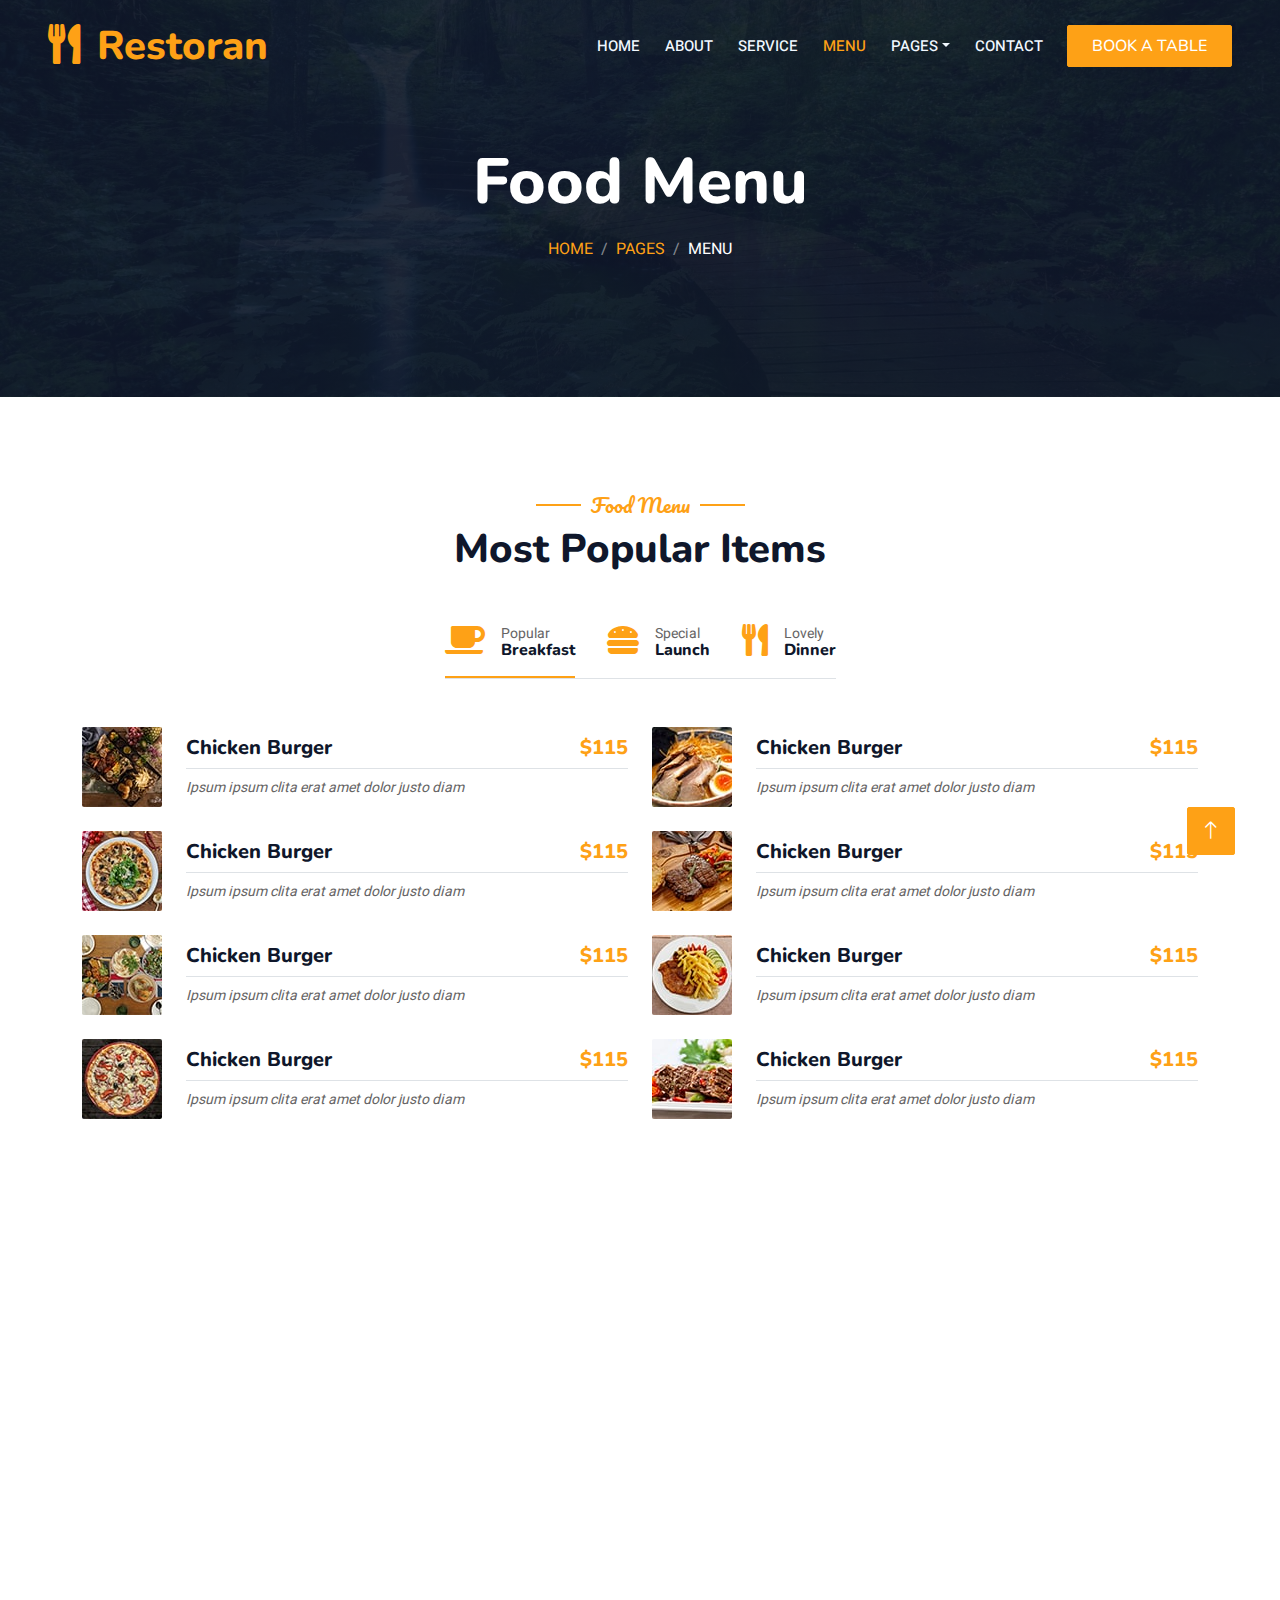
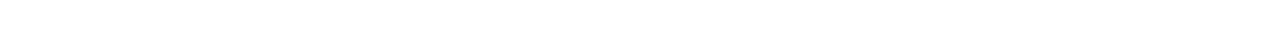
<file: Restoran Free Website Template - Free-CSS.com/bootstrap-restaurant-template/menu.html>
<!DOCTYPE html>
<html lang="en">

<head>
    <meta charset="utf-8">
    <title>Restoran - Bootstrap Restaurant Template</title>
    <meta content="width=device-width, initial-scale=1.0" name="viewport">
    <meta content="" name="keywords">
    <meta content="" name="description">

    <!-- Favicon -->
    <link href="img/favicon.ico" rel="icon">

    <!-- Google Web Fonts -->
    <link rel="preconnect" href="https://fonts.googleapis.com">
    <link rel="preconnect" href="https://fonts.gstatic.com" crossorigin>
    <link href="https://fonts.googleapis.com/css2?family=Heebo:wght@400;500;600&family=Nunito:wght@600;700;800&family=Pacifico&display=swap" rel="stylesheet">

    <!-- Icon Font Stylesheet -->
    <link href="https://cdnjs.cloudflare.com/ajax/libs/font-awesome/5.10.0/css/all.min.css" rel="stylesheet">
    <link href="https://cdn.jsdelivr.net/npm/bootstrap-icons@1.4.1/font/bootstrap-icons.css" rel="stylesheet">

    <!-- Libraries Stylesheet -->
    <link href="lib/animate/animate.min.css" rel="stylesheet">
    <link href="lib/owlcarousel/assets/owl.carousel.min.css" rel="stylesheet">
    <link href="lib/tempusdominus/css/tempusdominus-bootstrap-4.min.css" rel="stylesheet" />

    <!-- Customized Bootstrap Stylesheet -->
    <link href="css/bootstrap.min.css" rel="stylesheet">

    <!-- Template Stylesheet -->
    <link href="css/style.css" rel="stylesheet">
</head>

<body>
    <div class="container-xxl bg-white p-0">
        <!-- Spinner Start -->
        <div id="spinner" class="show bg-white position-fixed translate-middle w-100 vh-100 top-50 start-50 d-flex align-items-center justify-content-center">
            <div class="spinner-border text-primary" style="width: 3rem; height: 3rem;" role="status">
                <span class="sr-only">Loading...</span>
            </div>
        </div>
        <!-- Spinner End -->


        <!-- Navbar & Hero Start -->
        <div class="container-xxl position-relative p-0">
            <nav class="navbar navbar-expand-lg navbar-dark bg-dark px-4 px-lg-5 py-3 py-lg-0">
                <a href="" class="navbar-brand p-0">
                    <h1 class="text-primary m-0"><i class="fa fa-utensils me-3"></i>Restoran</h1>
                    <!-- <img src="img/logo.png" alt="Logo"> -->
                </a>
                <button class="navbar-toggler" type="button" data-bs-toggle="collapse" data-bs-target="#navbarCollapse">
                    <span class="fa fa-bars"></span>
                </button>
                <div class="collapse navbar-collapse" id="navbarCollapse">
                    <div class="navbar-nav ms-auto py-0 pe-4">
                        <a href="index.html" class="nav-item nav-link">Home</a>
                        <a href="about.html" class="nav-item nav-link">About</a>
                        <a href="service.html" class="nav-item nav-link">Service</a>
                        <a href="menu.html" class="nav-item nav-link active">Menu</a>
                        <div class="nav-item dropdown">
                            <a href="#" class="nav-link dropdown-toggle" data-bs-toggle="dropdown">Pages</a>
                            <div class="dropdown-menu m-0">
                                <a href="booking.html" class="dropdown-item">Booking</a>
                                <a href="team.html" class="dropdown-item">Our Team</a>
                                <a href="testimonial.html" class="dropdown-item">Testimonial</a>
                            </div>
                        </div>
                        <a href="contact.html" class="nav-item nav-link">Contact</a>
                    </div>
                    <a href="" class="btn btn-primary py-2 px-4">Book A Table</a>
                </div>
            </nav>

            <div class="container-xxl py-5 bg-dark hero-header mb-5">
                <div class="container text-center my-5 pt-5 pb-4">
                    <h1 class="display-3 text-white mb-3 animated slideInDown">Food Menu</h1>
                    <nav aria-label="breadcrumb">
                        <ol class="breadcrumb justify-content-center text-uppercase">
                            <li class="breadcrumb-item"><a href="#">Home</a></li>
                            <li class="breadcrumb-item"><a href="#">Pages</a></li>
                            <li class="breadcrumb-item text-white active" aria-current="page">Menu</li>
                        </ol>
                    </nav>
                </div>
            </div>
        </div>
        <!-- Navbar & Hero End -->


        <!-- Menu Start -->
        <div class="container-xxl py-5">
            <div class="container">
                <div class="text-center wow fadeInUp" data-wow-delay="0.1s">
                    <h5 class="section-title ff-secondary text-center text-primary fw-normal">Food Menu</h5>
                    <h1 class="mb-5">Most Popular Items</h1>
                </div>
                <div class="tab-class text-center wow fadeInUp" data-wow-delay="0.1s">
                    <ul class="nav nav-pills d-inline-flex justify-content-center border-bottom mb-5">
                        <li class="nav-item">
                            <a class="d-flex align-items-center text-start mx-3 ms-0 pb-3 active" data-bs-toggle="pill" href="#tab-1">
                                <i class="fa fa-coffee fa-2x text-primary"></i>
                                <div class="ps-3">
                                    <small class="text-body">Popular</small>
                                    <h6 class="mt-n1 mb-0">Breakfast</h6>
                                </div>
                            </a>
                        </li>
                        <li class="nav-item">
                            <a class="d-flex align-items-center text-start mx-3 pb-3" data-bs-toggle="pill" href="#tab-2">
                                <i class="fa fa-hamburger fa-2x text-primary"></i>
                                <div class="ps-3">
                                    <small class="text-body">Special</small>
                                    <h6 class="mt-n1 mb-0">Launch</h6>
                                </div>
                            </a>
                        </li>
                        <li class="nav-item">
                            <a class="d-flex align-items-center text-start mx-3 me-0 pb-3" data-bs-toggle="pill" href="#tab-3">
                                <i class="fa fa-utensils fa-2x text-primary"></i>
                                <div class="ps-3">
                                    <small class="text-body">Lovely</small>
                                    <h6 class="mt-n1 mb-0">Dinner</h6>
                                </div>
                            </a>
                        </li>
                    </ul>
                    <div class="tab-content">
                        <div id="tab-1" class="tab-pane fade show p-0 active">
                            <div class="row g-4">
                                <div class="col-lg-6">
                                    <div class="d-flex align-items-center">
                                        <img class="flex-shrink-0 img-fluid rounded" src="img/menu-1.jpg" alt="" style="width: 80px;">
                                        <div class="w-100 d-flex flex-column text-start ps-4">
                                            <h5 class="d-flex justify-content-between border-bottom pb-2">
                                                <span>Chicken Burger</span>
                                                <span class="text-primary">$115</span>
                                            </h5>
                                            <small class="fst-italic">Ipsum ipsum clita erat amet dolor justo diam</small>
                                        </div>
                                    </div>
                                </div>
                                <div class="col-lg-6">
                                    <div class="d-flex align-items-center">
                                        <img class="flex-shrink-0 img-fluid rounded" src="img/menu-2.jpg" alt="" style="width: 80px;">
                                        <div class="w-100 d-flex flex-column text-start ps-4">
                                            <h5 class="d-flex justify-content-between border-bottom pb-2">
                                                <span>Chicken Burger</span>
                                                <span class="text-primary">$115</span>
                                            </h5>
                                            <small class="fst-italic">Ipsum ipsum clita erat amet dolor justo diam</small>
                                        </div>
                                    </div>
                                </div>
                                <div class="col-lg-6">
                                    <div class="d-flex align-items-center">
                                        <img class="flex-shrink-0 img-fluid rounded" src="img/menu-3.jpg" alt="" style="width: 80px;">
                                        <div class="w-100 d-flex flex-column text-start ps-4">
                                            <h5 class="d-flex justify-content-between border-bottom pb-2">
                                                <span>Chicken Burger</span>
                                                <span class="text-primary">$115</span>
                                            </h5>
                                            <small class="fst-italic">Ipsum ipsum clita erat amet dolor justo diam</small>
                                        </div>
                                    </div>
                                </div>
                                <div class="col-lg-6">
                                    <div class="d-flex align-items-center">
                                        <img class="flex-shrink-0 img-fluid rounded" src="img/menu-4.jpg" alt="" style="width: 80px;">
                                        <div class="w-100 d-flex flex-column text-start ps-4">
                                            <h5 class="d-flex justify-content-between border-bottom pb-2">
                                                <span>Chicken Burger</span>
                                                <span class="text-primary">$115</span>
                                            </h5>
                                            <small class="fst-italic">Ipsum ipsum clita erat amet dolor justo diam</small>
                                        </div>
                                    </div>
                                </div>
                                <div class="col-lg-6">
                                    <div class="d-flex align-items-center">
                                        <img class="flex-shrink-0 img-fluid rounded" src="img/menu-5.jpg" alt="" style="width: 80px;">
                                        <div class="w-100 d-flex flex-column text-start ps-4">
                                            <h5 class="d-flex justify-content-between border-bottom pb-2">
                                                <span>Chicken Burger</span>
                                                <span class="text-primary">$115</span>
                                            </h5>
                                            <small class="fst-italic">Ipsum ipsum clita erat amet dolor justo diam</small>
                                        </div>
                                    </div>
                                </div>
                                <div class="col-lg-6">
                                    <div class="d-flex align-items-center">
                                        <img class="flex-shrink-0 img-fluid rounded" src="img/menu-6.jpg" alt="" style="width: 80px;">
                                        <div class="w-100 d-flex flex-column text-start ps-4">
                                            <h5 class="d-flex justify-content-between border-bottom pb-2">
                                                <span>Chicken Burger</span>
                                                <span class="text-primary">$115</span>
                                            </h5>
                                            <small class="fst-italic">Ipsum ipsum clita erat amet dolor justo diam</small>
                                        </div>
                                    </div>
                                </div>
                                <div class="col-lg-6">
                                    <div class="d-flex align-items-center">
                                        <img class="flex-shrink-0 img-fluid rounded" src="img/menu-7.jpg" alt="" style="width: 80px;">
                                        <div class="w-100 d-flex flex-column text-start ps-4">
                                            <h5 class="d-flex justify-content-between border-bottom pb-2">
                                                <span>Chicken Burger</span>
                                                <span class="text-primary">$115</span>
                                            </h5>
                                            <small class="fst-italic">Ipsum ipsum clita erat amet dolor justo diam</small>
                                        </div>
                                    </div>
                                </div>
                                <div class="col-lg-6">
                                    <div class="d-flex align-items-center">
                                        <img class="flex-shrink-0 img-fluid rounded" src="img/menu-8.jpg" alt="" style="width: 80px;">
                                        <div class="w-100 d-flex flex-column text-start ps-4">
                                            <h5 class="d-flex justify-content-between border-bottom pb-2">
                                                <span>Chicken Burger</span>
                                                <span class="text-primary">$115</span>
                                            </h5>
                                            <small class="fst-italic">Ipsum ipsum clita erat amet dolor justo diam</small>
                                        </div>
                                    </div>
                                </div>
                            </div>
                        </div>
                        <div id="tab-2" class="tab-pane fade show p-0">
                            <div class="row g-4">
                                <div class="col-lg-6">
                                    <div class="d-flex align-items-center">
                                        <img class="flex-shrink-0 img-fluid rounded" src="img/menu-1.jpg" alt="" style="width: 80px;">
                                        <div class="w-100 d-flex flex-column text-start ps-4">
                                            <h5 class="d-flex justify-content-between border-bottom pb-2">
                                                <span>Chicken Burger</span>
                                                <span class="text-primary">$115</span>
                                            </h5>
                                            <small class="fst-italic">Ipsum ipsum clita erat amet dolor justo diam</small>
                                        </div>
                                    </div>
                                </div>
                                <div class="col-lg-6">
                                    <div class="d-flex align-items-center">
                                        <img class="flex-shrink-0 img-fluid rounded" src="img/menu-2.jpg" alt="" style="width: 80px;">
                                        <div class="w-100 d-flex flex-column text-start ps-4">
                                            <h5 class="d-flex justify-content-between border-bottom pb-2">
                                                <span>Chicken Burger</span>
                                                <span class="text-primary">$115</span>
                                            </h5>
                                            <small class="fst-italic">Ipsum ipsum clita erat amet dolor justo diam</small>
                                        </div>
                                    </div>
                                </div>
                                <div class="col-lg-6">
                                    <div class="d-flex align-items-center">
                                        <img class="flex-shrink-0 img-fluid rounded" src="img/menu-3.jpg" alt="" style="width: 80px;">
                                        <div class="w-100 d-flex flex-column text-start ps-4">
                                            <h5 class="d-flex justify-content-between border-bottom pb-2">
                                                <span>Chicken Burger</span>
                                                <span class="text-primary">$115</span>
                                            </h5>
                                            <small class="fst-italic">Ipsum ipsum clita erat amet dolor justo diam</small>
                                        </div>
                                    </div>
                                </div>
                                <div class="col-lg-6">
                                    <div class="d-flex align-items-center">
                                        <img class="flex-shrink-0 img-fluid rounded" src="img/menu-4.jpg" alt="" style="width: 80px;">
                                        <div class="w-100 d-flex flex-column text-start ps-4">
                                            <h5 class="d-flex justify-content-between border-bottom pb-2">
                                                <span>Chicken Burger</span>
                                                <span class="text-primary">$115</span>
                                            </h5>
                                            <small class="fst-italic">Ipsum ipsum clita erat amet dolor justo diam</small>
                                        </div>
                                    </div>
                                </div>
                                <div class="col-lg-6">
                                    <div class="d-flex align-items-center">
                                        <img class="flex-shrink-0 img-fluid rounded" src="img/menu-5.jpg" alt="" style="width: 80px;">
                                        <div class="w-100 d-flex flex-column text-start ps-4">
                                            <h5 class="d-flex justify-content-between border-bottom pb-2">
                                                <span>Chicken Burger</span>
                                                <span class="text-primary">$115</span>
                                            </h5>
                                            <small class="fst-italic">Ipsum ipsum clita erat amet dolor justo diam</small>
                                        </div>
                                    </div>
                                </div>
                                <div class="col-lg-6">
                                    <div class="d-flex align-items-center">
                                        <img class="flex-shrink-0 img-fluid rounded" src="img/menu-6.jpg" alt="" style="width: 80px;">
                                        <div class="w-100 d-flex flex-column text-start ps-4">
                                            <h5 class="d-flex justify-content-between border-bottom pb-2">
                                                <span>Chicken Burger</span>
                                                <span class="text-primary">$115</span>
                                            </h5>
                                            <small class="fst-italic">Ipsum ipsum clita erat amet dolor justo diam</small>
                                        </div>
                                    </div>
                                </div>
                                <div class="col-lg-6">
                                    <div class="d-flex align-items-center">
                                        <img class="flex-shrink-0 img-fluid rounded" src="img/menu-7.jpg" alt="" style="width: 80px;">
                                        <div class="w-100 d-flex flex-column text-start ps-4">
                                            <h5 class="d-flex justify-content-between border-bottom pb-2">
                                                <span>Chicken Burger</span>
                                                <span class="text-primary">$115</span>
                                            </h5>
                                            <small class="fst-italic">Ipsum ipsum clita erat amet dolor justo diam</small>
                                        </div>
                                    </div>
                                </div>
                                <div class="col-lg-6">
                                    <div class="d-flex align-items-center">
                                        <img class="flex-shrink-0 img-fluid rounded" src="img/menu-8.jpg" alt="" style="width: 80px;">
                                        <div class="w-100 d-flex flex-column text-start ps-4">
                                            <h5 class="d-flex justify-content-between border-bottom pb-2">
                                                <span>Chicken Burger</span>
                                                <span class="text-primary">$115</span>
                                            </h5>
                                            <small class="fst-italic">Ipsum ipsum clita erat amet dolor justo diam</small>
                                        </div>
                                    </div>
                                </div>
                            </div>
                        </div>
                        <div id="tab-3" class="tab-pane fade show p-0">
                            <div class="row g-4">
                                <div class="col-lg-6">
                                    <div class="d-flex align-items-center">
                                        <img class="flex-shrink-0 img-fluid rounded" src="img/menu-1.jpg" alt="" style="width: 80px;">
                                        <div class="w-100 d-flex flex-column text-start ps-4">
                                            <h5 class="d-flex justify-content-between border-bottom pb-2">
                                                <span>Chicken Burger</span>
                                                <span class="text-primary">$115</span>
                                            </h5>
                                            <small class="fst-italic">Ipsum ipsum clita erat amet dolor justo diam</small>
                                        </div>
                                    </div>
                                </div>
                                <div class="col-lg-6">
                                    <div class="d-flex align-items-center">
                                        <img class="flex-shrink-0 img-fluid rounded" src="img/menu-2.jpg" alt="" style="width: 80px;">
                                        <div class="w-100 d-flex flex-column text-start ps-4">
                                            <h5 class="d-flex justify-content-between border-bottom pb-2">
                                                <span>Chicken Burger</span>
                                                <span class="text-primary">$115</span>
                                            </h5>
                                            <small class="fst-italic">Ipsum ipsum clita erat amet dolor justo diam</small>
                                        </div>
                                    </div>
                                </div>
                                <div class="col-lg-6">
                                    <div class="d-flex align-items-center">
                                        <img class="flex-shrink-0 img-fluid rounded" src="img/menu-3.jpg" alt="" style="width: 80px;">
                                        <div class="w-100 d-flex flex-column text-start ps-4">
                                            <h5 class="d-flex justify-content-between border-bottom pb-2">
                                                <span>Chicken Burger</span>
                                                <span class="text-primary">$115</span>
                                            </h5>
                                            <small class="fst-italic">Ipsum ipsum clita erat amet dolor justo diam</small>
                                        </div>
                                    </div>
                                </div>
                                <div class="col-lg-6">
                                    <div class="d-flex align-items-center">
                                        <img class="flex-shrink-0 img-fluid rounded" src="img/menu-4.jpg" alt="" style="width: 80px;">
                                        <div class="w-100 d-flex flex-column text-start ps-4">
                                            <h5 class="d-flex justify-content-between border-bottom pb-2">
                                                <span>Chicken Burger</span>
                                                <span class="text-primary">$115</span>
                                            </h5>
                                            <small class="fst-italic">Ipsum ipsum clita erat amet dolor justo diam</small>
                                        </div>
                                    </div>
                                </div>
                                <div class="col-lg-6">
                                    <div class="d-flex align-items-center">
                                        <img class="flex-shrink-0 img-fluid rounded" src="img/menu-5.jpg" alt="" style="width: 80px;">
                                        <div class="w-100 d-flex flex-column text-start ps-4">
                                            <h5 class="d-flex justify-content-between border-bottom pb-2">
                                                <span>Chicken Burger</span>
                                                <span class="text-primary">$115</span>
                                            </h5>
                                            <small class="fst-italic">Ipsum ipsum clita erat amet dolor justo diam</small>
                                        </div>
                                    </div>
                                </div>
                                <div class="col-lg-6">
                                    <div class="d-flex align-items-center">
                                        <img class="flex-shrink-0 img-fluid rounded" src="img/menu-6.jpg" alt="" style="width: 80px;">
                                        <div class="w-100 d-flex flex-column text-start ps-4">
                                            <h5 class="d-flex justify-content-between border-bottom pb-2">
                                                <span>Chicken Burger</span>
                                                <span class="text-primary">$115</span>
                                            </h5>
                                            <small class="fst-italic">Ipsum ipsum clita erat amet dolor justo diam</small>
                                        </div>
                                    </div>
                                </div>
                                <div class="col-lg-6">
                                    <div class="d-flex align-items-center">
                                        <img class="flex-shrink-0 img-fluid rounded" src="img/menu-7.jpg" alt="" style="width: 80px;">
                                        <div class="w-100 d-flex flex-column text-start ps-4">
                                            <h5 class="d-flex justify-content-between border-bottom pb-2">
                                                <span>Chicken Burger</span>
                                                <span class="text-primary">$115</span>
                                            </h5>
                                            <small class="fst-italic">Ipsum ipsum clita erat amet dolor justo diam</small>
                                        </div>
                                    </div>
                                </div>
                                <div class="col-lg-6">
                                    <div class="d-flex align-items-center">
                                        <img class="flex-shrink-0 img-fluid rounded" src="img/menu-8.jpg" alt="" style="width: 80px;">
                                        <div class="w-100 d-flex flex-column text-start ps-4">
                                            <h5 class="d-flex justify-content-between border-bottom pb-2">
                                                <span>Chicken Burger</span>
                                                <span class="text-primary">$115</span>
                                            </h5>
                                            <small class="fst-italic">Ipsum ipsum clita erat amet dolor justo diam</small>
                                        </div>
                                    </div>
                                </div>
                            </div>
                        </div>
                    </div>
                </div>
            </div>
        </div>
        <!-- Menu End -->
        

        <!-- Footer Start -->
        <div class="container-fluid bg-dark text-light footer pt-5 mt-5 wow fadeIn" data-wow-delay="0.1s">
            <div class="container py-5">
                <div class="row g-5">
                    <div class="col-lg-3 col-md-6">
                        <h4 class="section-title ff-secondary text-start text-primary fw-normal mb-4">Company</h4>
                        <a class="btn btn-link" href="">About Us</a>
                        <a class="btn btn-link" href="">Contact Us</a>
                        <a class="btn btn-link" href="">Reservation</a>
                        <a class="btn btn-link" href="">Privacy Policy</a>
                        <a class="btn btn-link" href="">Terms & Condition</a>
                    </div>
                    <div class="col-lg-3 col-md-6">
                        <h4 class="section-title ff-secondary text-start text-primary fw-normal mb-4">Contact</h4>
                        <p class="mb-2"><i class="fa fa-map-marker-alt me-3"></i>123 Street, New York, USA</p>
                        <p class="mb-2"><i class="fa fa-phone-alt me-3"></i>+012 345 67890</p>
                        <p class="mb-2"><i class="fa fa-envelope me-3"></i>info@example.com</p>
                        <div class="d-flex pt-2">
                            <a class="btn btn-outline-light btn-social" href=""><i class="fab fa-twitter"></i></a>
                            <a class="btn btn-outline-light btn-social" href=""><i class="fab fa-facebook-f"></i></a>
                            <a class="btn btn-outline-light btn-social" href=""><i class="fab fa-youtube"></i></a>
                            <a class="btn btn-outline-light btn-social" href=""><i class="fab fa-linkedin-in"></i></a>
                        </div>
                    </div>
                    <div class="col-lg-3 col-md-6">
                        <h4 class="section-title ff-secondary text-start text-primary fw-normal mb-4">Opening</h4>
                        <h5 class="text-light fw-normal">Monday - Saturday</h5>
                        <p>09AM - 09PM</p>
                        <h5 class="text-light fw-normal">Sunday</h5>
                        <p>10AM - 08PM</p>
                    </div>
                    <div class="col-lg-3 col-md-6">
                        <h4 class="section-title ff-secondary text-start text-primary fw-normal mb-4">Newsletter</h4>
                        <p>Dolor amet sit justo amet elitr clita ipsum elitr est.</p>
                        <div class="position-relative mx-auto" style="max-width: 400px;">
                            <input class="form-control border-primary w-100 py-3 ps-4 pe-5" type="text" placeholder="Your email">
                            <button type="button" class="btn btn-primary py-2 position-absolute top-0 end-0 mt-2 me-2">SignUp</button>
                        </div>
                    </div>
                </div>
            </div>
            <div class="container">
                <div class="copyright">
                    <div class="row">
                        <div class="col-md-6 text-center text-md-start mb-3 mb-md-0">
                            &copy; <a class="border-bottom" href="#">Your Site Name</a>, All Right Reserved. 
							
							<!--/*** This template is free as long as you keep the footer author’s credit link/attribution link/backlink. If you'd like to use the template without the footer author’s credit link/attribution link/backlink, you can purchase the Credit Removal License from "https://htmlcodex.com/credit-removal". Thank you for your support. ***/-->
							Designed By <a class="border-bottom" href="https://htmlcodex.com">HTML Codex</a>
                        </div>
                        <div class="col-md-6 text-center text-md-end">
                            <div class="footer-menu">
                                <a href="">Home</a>
                                <a href="">Cookies</a>
                                <a href="">Help</a>
                                <a href="">FQAs</a>
                            </div>
                        </div>
                    </div>
                </div>
            </div>
        </div>
        <!-- Footer End -->


        <!-- Back to Top -->
        <a href="#" class="btn btn-lg btn-primary btn-lg-square back-to-top"><i class="bi bi-arrow-up"></i></a>
    </div>

    <!-- JavaScript Libraries -->
    <script src="https://code.jquery.com/jquery-3.4.1.min.js"></script>
    <script src="https://cdn.jsdelivr.net/npm/bootstrap@5.0.0/dist/js/bootstrap.bundle.min.js"></script>
    <script src="lib/wow/wow.min.js"></script>
    <script src="lib/easing/easing.min.js"></script>
    <script src="lib/waypoints/waypoints.min.js"></script>
    <script src="lib/counterup/counterup.min.js"></script>
    <script src="lib/owlcarousel/owl.carousel.min.js"></script>
    <script src="lib/tempusdominus/js/moment.min.js"></script>
    <script src="lib/tempusdominus/js/moment-timezone.min.js"></script>
    <script src="lib/tempusdominus/js/tempusdominus-bootstrap-4.min.js"></script>

    <!-- Template Javascript -->
    <script src="js/main.js"></script>
</body>

</html>
</file>
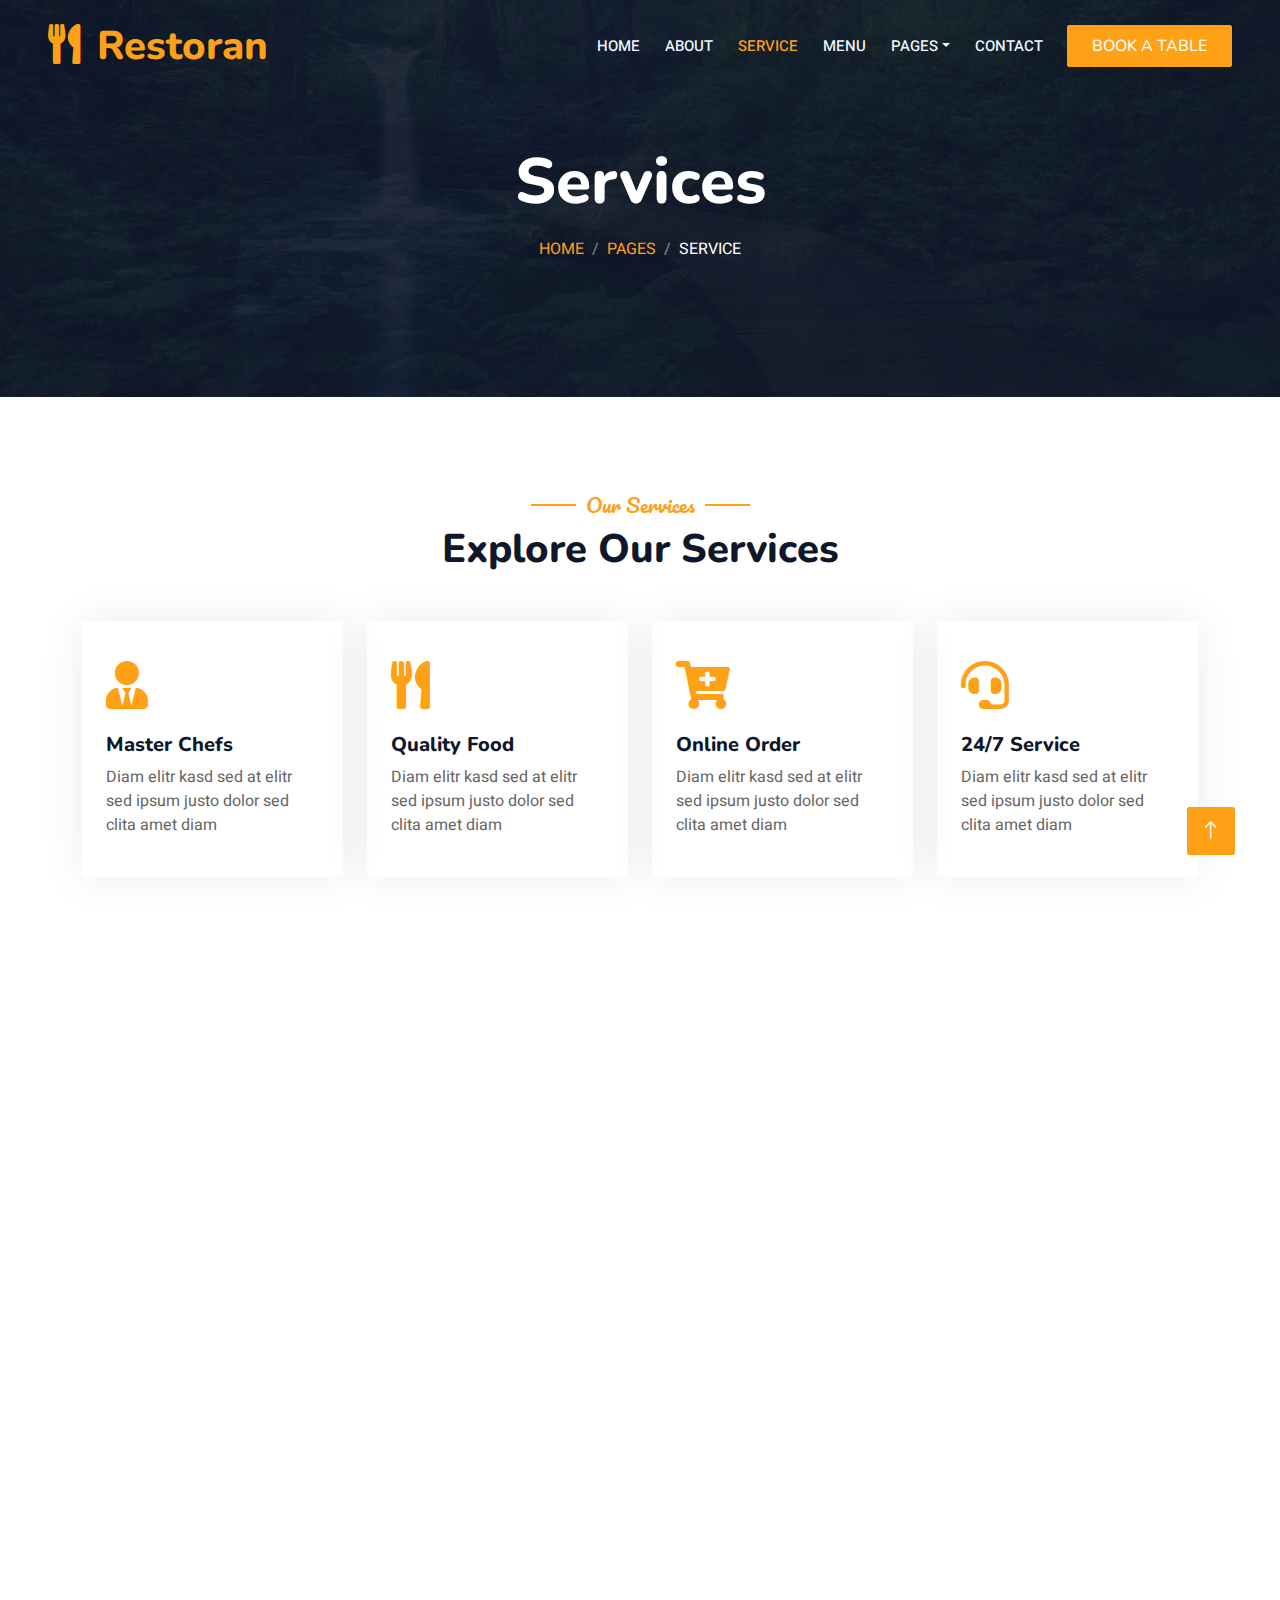
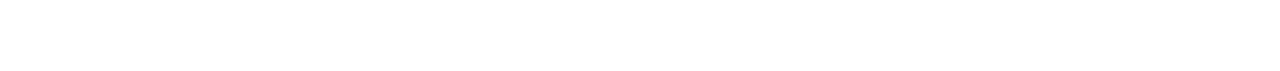
<file: Restoran Free Website Template - Free-CSS.com/bootstrap-restaurant-template/service.html>
<!DOCTYPE html>
<html lang="en">

<head>
    <meta charset="utf-8">
    <title>Restoran - Bootstrap Restaurant Template</title>
    <meta content="width=device-width, initial-scale=1.0" name="viewport">
    <meta content="" name="keywords">
    <meta content="" name="description">

    <!-- Favicon -->
    <link href="img/favicon.ico" rel="icon">

    <!-- Google Web Fonts -->
    <link rel="preconnect" href="https://fonts.googleapis.com">
    <link rel="preconnect" href="https://fonts.gstatic.com" crossorigin>
    <link href="https://fonts.googleapis.com/css2?family=Heebo:wght@400;500;600&family=Nunito:wght@600;700;800&family=Pacifico&display=swap" rel="stylesheet">

    <!-- Icon Font Stylesheet -->
    <link href="https://cdnjs.cloudflare.com/ajax/libs/font-awesome/5.10.0/css/all.min.css" rel="stylesheet">
    <link href="https://cdn.jsdelivr.net/npm/bootstrap-icons@1.4.1/font/bootstrap-icons.css" rel="stylesheet">

    <!-- Libraries Stylesheet -->
    <link href="lib/animate/animate.min.css" rel="stylesheet">
    <link href="lib/owlcarousel/assets/owl.carousel.min.css" rel="stylesheet">
    <link href="lib/tempusdominus/css/tempusdominus-bootstrap-4.min.css" rel="stylesheet" />

    <!-- Customized Bootstrap Stylesheet -->
    <link href="css/bootstrap.min.css" rel="stylesheet">

    <!-- Template Stylesheet -->
    <link href="css/style.css" rel="stylesheet">
</head>

<body>
    <div class="container-xxl bg-white p-0">
        <!-- Spinner Start -->
        <div id="spinner" class="show bg-white position-fixed translate-middle w-100 vh-100 top-50 start-50 d-flex align-items-center justify-content-center">
            <div class="spinner-border text-primary" style="width: 3rem; height: 3rem;" role="status">
                <span class="sr-only">Loading...</span>
            </div>
        </div>
        <!-- Spinner End -->


        <!-- Navbar & Hero Start -->
        <div class="container-xxl position-relative p-0">
            <nav class="navbar navbar-expand-lg navbar-dark bg-dark px-4 px-lg-5 py-3 py-lg-0">
                <a href="" class="navbar-brand p-0">
                    <h1 class="text-primary m-0"><i class="fa fa-utensils me-3"></i>Restoran</h1>
                    <!-- <img src="img/logo.png" alt="Logo"> -->
                </a>
                <button class="navbar-toggler" type="button" data-bs-toggle="collapse" data-bs-target="#navbarCollapse">
                    <span class="fa fa-bars"></span>
                </button>
                <div class="collapse navbar-collapse" id="navbarCollapse">
                    <div class="navbar-nav ms-auto py-0 pe-4">
                        <a href="index.html" class="nav-item nav-link">Home</a>
                        <a href="about.html" class="nav-item nav-link">About</a>
                        <a href="service.html" class="nav-item nav-link active">Service</a>
                        <a href="menu.html" class="nav-item nav-link">Menu</a>
                        <div class="nav-item dropdown">
                            <a href="#" class="nav-link dropdown-toggle" data-bs-toggle="dropdown">Pages</a>
                            <div class="dropdown-menu m-0">
                                <a href="booking.html" class="dropdown-item">Booking</a>
                                <a href="team.html" class="dropdown-item">Our Team</a>
                                <a href="testimonial.html" class="dropdown-item">Testimonial</a>
                            </div>
                        </div>
                        <a href="contact.html" class="nav-item nav-link">Contact</a>
                    </div>
                    <a href="" class="btn btn-primary py-2 px-4">Book A Table</a>
                </div>
            </nav>

            <div class="container-xxl py-5 bg-dark hero-header mb-5">
                <div class="container text-center my-5 pt-5 pb-4">
                    <h1 class="display-3 text-white mb-3 animated slideInDown">Services</h1>
                    <nav aria-label="breadcrumb">
                        <ol class="breadcrumb justify-content-center text-uppercase">
                            <li class="breadcrumb-item"><a href="#">Home</a></li>
                            <li class="breadcrumb-item"><a href="#">Pages</a></li>
                            <li class="breadcrumb-item text-white active" aria-current="page">Service</li>
                        </ol>
                    </nav>
                </div>
            </div>
        </div>
        <!-- Navbar & Hero End -->


        <!-- Service Start -->
        <div class="container-xxl py-5">
            <div class="container">
                <div class="text-center wow fadeInUp" data-wow-delay="0.1s">
                    <h5 class="section-title ff-secondary text-center text-primary fw-normal">Our Services</h5>
                    <h1 class="mb-5">Explore Our Services</h1>
                </div>
                <div class="row g-4">
                    <div class="col-lg-3 col-sm-6 wow fadeInUp" data-wow-delay="0.1s">
                        <div class="service-item rounded pt-3">
                            <div class="p-4">
                                <i class="fa fa-3x fa-user-tie text-primary mb-4"></i>
                                <h5>Master Chefs</h5>
                                <p>Diam elitr kasd sed at elitr sed ipsum justo dolor sed clita amet diam</p>
                            </div>
                        </div>
                    </div>
                    <div class="col-lg-3 col-sm-6 wow fadeInUp" data-wow-delay="0.3s">
                        <div class="service-item rounded pt-3">
                            <div class="p-4">
                                <i class="fa fa-3x fa-utensils text-primary mb-4"></i>
                                <h5>Quality Food</h5>
                                <p>Diam elitr kasd sed at elitr sed ipsum justo dolor sed clita amet diam</p>
                            </div>
                        </div>
                    </div>
                    <div class="col-lg-3 col-sm-6 wow fadeInUp" data-wow-delay="0.5s">
                        <div class="service-item rounded pt-3">
                            <div class="p-4">
                                <i class="fa fa-3x fa-cart-plus text-primary mb-4"></i>
                                <h5>Online Order</h5>
                                <p>Diam elitr kasd sed at elitr sed ipsum justo dolor sed clita amet diam</p>
                            </div>
                        </div>
                    </div>
                    <div class="col-lg-3 col-sm-6 wow fadeInUp" data-wow-delay="0.7s">
                        <div class="service-item rounded pt-3">
                            <div class="p-4">
                                <i class="fa fa-3x fa-headset text-primary mb-4"></i>
                                <h5>24/7 Service</h5>
                                <p>Diam elitr kasd sed at elitr sed ipsum justo dolor sed clita amet diam</p>
                            </div>
                        </div>
                    </div>
                    <div class="col-lg-3 col-sm-6 wow fadeInUp" data-wow-delay="0.1s">
                        <div class="service-item rounded pt-3">
                            <div class="p-4">
                                <i class="fa fa-3x fa-user-tie text-primary mb-4"></i>
                                <h5>Master Chefs</h5>
                                <p>Diam elitr kasd sed at elitr sed ipsum justo dolor sed clita amet diam</p>
                            </div>
                        </div>
                    </div>
                    <div class="col-lg-3 col-sm-6 wow fadeInUp" data-wow-delay="0.3s">
                        <div class="service-item rounded pt-3">
                            <div class="p-4">
                                <i class="fa fa-3x fa-utensils text-primary mb-4"></i>
                                <h5>Quality Food</h5>
                                <p>Diam elitr kasd sed at elitr sed ipsum justo dolor sed clita amet diam</p>
                            </div>
                        </div>
                    </div>
                    <div class="col-lg-3 col-sm-6 wow fadeInUp" data-wow-delay="0.5s">
                        <div class="service-item rounded pt-3">
                            <div class="p-4">
                                <i class="fa fa-3x fa-cart-plus text-primary mb-4"></i>
                                <h5>Online Order</h5>
                                <p>Diam elitr kasd sed at elitr sed ipsum justo dolor sed clita amet diam</p>
                            </div>
                        </div>
                    </div>
                    <div class="col-lg-3 col-sm-6 wow fadeInUp" data-wow-delay="0.7s">
                        <div class="service-item rounded pt-3">
                            <div class="p-4">
                                <i class="fa fa-3x fa-headset text-primary mb-4"></i>
                                <h5>24/7 Service</h5>
                                <p>Diam elitr kasd sed at elitr sed ipsum justo dolor sed clita amet diam</p>
                            </div>
                        </div>
                    </div>
                </div>
            </div>
        </div>
        <!-- Service End -->
        

        <!-- Footer Start -->
        <div class="container-fluid bg-dark text-light footer pt-5 mt-5 wow fadeIn" data-wow-delay="0.1s">
            <div class="container py-5">
                <div class="row g-5">
                    <div class="col-lg-3 col-md-6">
                        <h4 class="section-title ff-secondary text-start text-primary fw-normal mb-4">Company</h4>
                        <a class="btn btn-link" href="">About Us</a>
                        <a class="btn btn-link" href="">Contact Us</a>
                        <a class="btn btn-link" href="">Reservation</a>
                        <a class="btn btn-link" href="">Privacy Policy</a>
                        <a class="btn btn-link" href="">Terms & Condition</a>
                    </div>
                    <div class="col-lg-3 col-md-6">
                        <h4 class="section-title ff-secondary text-start text-primary fw-normal mb-4">Contact</h4>
                        <p class="mb-2"><i class="fa fa-map-marker-alt me-3"></i>123 Street, New York, USA</p>
                        <p class="mb-2"><i class="fa fa-phone-alt me-3"></i>+012 345 67890</p>
                        <p class="mb-2"><i class="fa fa-envelope me-3"></i>info@example.com</p>
                        <div class="d-flex pt-2">
                            <a class="btn btn-outline-light btn-social" href=""><i class="fab fa-twitter"></i></a>
                            <a class="btn btn-outline-light btn-social" href=""><i class="fab fa-facebook-f"></i></a>
                            <a class="btn btn-outline-light btn-social" href=""><i class="fab fa-youtube"></i></a>
                            <a class="btn btn-outline-light btn-social" href=""><i class="fab fa-linkedin-in"></i></a>
                        </div>
                    </div>
                    <div class="col-lg-3 col-md-6">
                        <h4 class="section-title ff-secondary text-start text-primary fw-normal mb-4">Opening</h4>
                        <h5 class="text-light fw-normal">Monday - Saturday</h5>
                        <p>09AM - 09PM</p>
                        <h5 class="text-light fw-normal">Sunday</h5>
                        <p>10AM - 08PM</p>
                    </div>
                    <div class="col-lg-3 col-md-6">
                        <h4 class="section-title ff-secondary text-start text-primary fw-normal mb-4">Newsletter</h4>
                        <p>Dolor amet sit justo amet elitr clita ipsum elitr est.</p>
                        <div class="position-relative mx-auto" style="max-width: 400px;">
                            <input class="form-control border-primary w-100 py-3 ps-4 pe-5" type="text" placeholder="Your email">
                            <button type="button" class="btn btn-primary py-2 position-absolute top-0 end-0 mt-2 me-2">SignUp</button>
                        </div>
                    </div>
                </div>
            </div>
            <div class="container">
                <div class="copyright">
                    <div class="row">
                        <div class="col-md-6 text-center text-md-start mb-3 mb-md-0">
                            &copy; <a class="border-bottom" href="#">Your Site Name</a>, All Right Reserved. 
							
							<!--/*** This template is free as long as you keep the footer author’s credit link/attribution link/backlink. If you'd like to use the template without the footer author’s credit link/attribution link/backlink, you can purchase the Credit Removal License from "https://htmlcodex.com/credit-removal". Thank you for your support. ***/-->
							Designed By <a class="border-bottom" href="https://htmlcodex.com">HTML Codex</a>
                        </div>
                        <div class="col-md-6 text-center text-md-end">
                            <div class="footer-menu">
                                <a href="">Home</a>
                                <a href="">Cookies</a>
                                <a href="">Help</a>
                                <a href="">FQAs</a>
                            </div>
                        </div>
                    </div>
                </div>
            </div>
        </div>
        <!-- Footer End -->


        <!-- Back to Top -->
        <a href="#" class="btn btn-lg btn-primary btn-lg-square back-to-top"><i class="bi bi-arrow-up"></i></a>
    </div>

    <!-- JavaScript Libraries -->
    <script src="https://code.jquery.com/jquery-3.4.1.min.js"></script>
    <script src="https://cdn.jsdelivr.net/npm/bootstrap@5.0.0/dist/js/bootstrap.bundle.min.js"></script>
    <script src="lib/wow/wow.min.js"></script>
    <script src="lib/easing/easing.min.js"></script>
    <script src="lib/waypoints/waypoints.min.js"></script>
    <script src="lib/counterup/counterup.min.js"></script>
    <script src="lib/owlcarousel/owl.carousel.min.js"></script>
    <script src="lib/tempusdominus/js/moment.min.js"></script>
    <script src="lib/tempusdominus/js/moment-timezone.min.js"></script>
    <script src="lib/tempusdominus/js/tempusdominus-bootstrap-4.min.js"></script>

    <!-- Template Javascript -->
    <script src="js/main.js"></script>
</body>

</html>
</file>
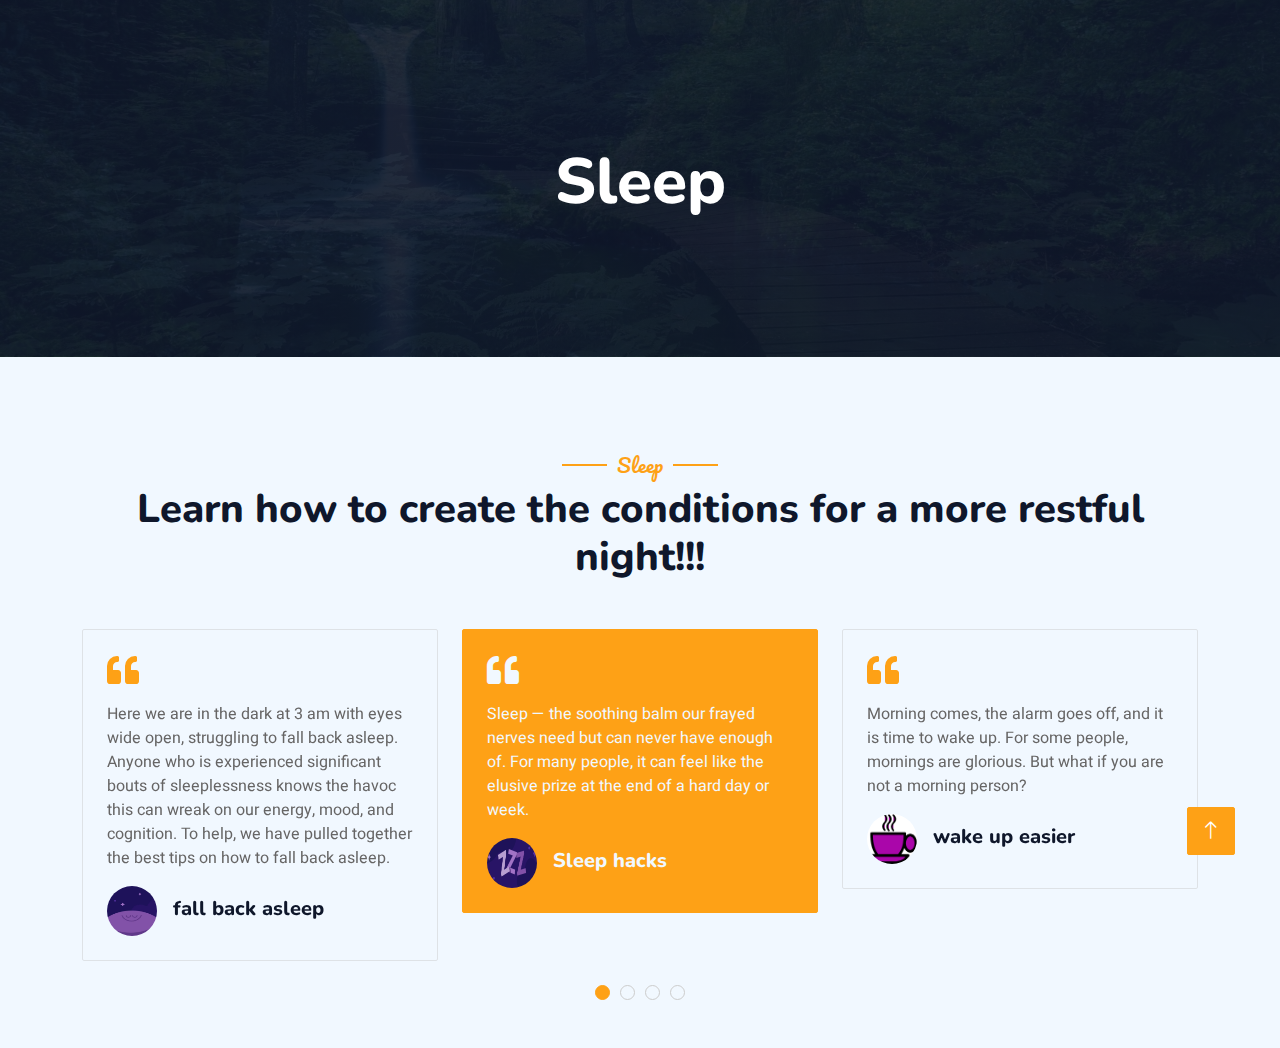
<file: Restoran Free Website Template - Free-CSS.com/bootstrap-restaurant-template/sleep.html>
<!DOCTYPE html>
<html lang="en">

<head>
    <meta charset="utf-8">
    <meta content="width=device-width, initial-scale=1.0" name="viewport">
    <meta content="" name="keywords">
    <meta content="" name="description">
    <!-- Google Web Fonts -->
    <link rel="preconnect" href="https://fonts.googleapis.com">
    <link rel="preconnect" href="https://fonts.gstatic.com" crossorigin>
    <link href="https://fonts.googleapis.com/css2?family=Heebo:wght@400;500;600&family=Nunito:wght@600;700;800&family=Pacifico&display=swap" rel="stylesheet">

    <!-- Icon Font Stylesheet -->
    <link href="https://cdnjs.cloudflare.com/ajax/libs/font-awesome/5.10.0/css/all.min.css" rel="stylesheet">
    <link href="https://cdn.jsdelivr.net/npm/bootstrap-icons@1.4.1/font/bootstrap-icons.css" rel="stylesheet">

    <!-- Libraries Stylesheet -->
    <link href="lib/animate/animate.min.css" rel="stylesheet">
    <link href="lib/owlcarousel/assets/owl.carousel.min.css" rel="stylesheet">
    <link href="lib/tempusdominus/css/tempusdominus-bootstrap-4.min.css" rel="stylesheet" />

    <!-- Customized Bootstrap Stylesheet -->
    <link href="css/bootstrap.min.css" rel="stylesheet">

    <!-- Template Stylesheet -->
    <link href="css/style.css" rel="stylesheet">
</head>

<body>
    <div class="container-xxl bg-white p-0">
        <!-- Spinner Start -->
        <div id="spinner" class="show bg-white position-fixed translate-middle w-100 vh-100 top-50 start-50 d-flex align-items-center justify-content-center">
        </div>
        <!-- Spinner End -->


        <!-- Navbar & Hero Start -->
        <div class="container-xxl position-relative p-0">
            <nav class="navbar navbar-expand-lg navbar-dark bg-dark px-4 px-lg-5 py-3 py-lg-0">
                <a href="" class="navbar-brand p-0">
                </a>
                <button class="navbar-toggler" type="button" data-bs-toggle="collapse" data-bs-target="#navbarCollapse">
                    <span class="fa fa-bars"></span>
                </button>
                <div class="collapse navbar-collapse" id="navbarCollapse">
                    <div class="navbar-nav ms-auto py-0 pe-4">
                    </div>
                </div>
                
         </div>
            
    </div>
            </nav>

            <div class="container-xxl py-5 bg-dark hero-header mb-5">
                <div class="container text-center my-5 pt-5 pb-4">
                    <h1 class="display-3 text-white mb-3 animated slideInDown">Sleep</h1>
                    <nav aria-label="breadcrumb">
                    </nav>
                </div>
            </div>
        </div>
        <!-- Navbar & Hero End -->


        <!-- Testimonial Start -->
        <div class="container-xxl py-5 wow fadeInUp" data-wow-delay="0.1s">
            <div class="container">
                <div class="text-center">
                    <h5 class="section-title ff-secondary text-center text-primary fw-normal">Sleep</h5>
                    <h1 class="mb-5">Learn how to create the conditions for a more restful night!!!</h1>
                </div>
                <div class="owl-carousel testimonial-carousel">
                    <div class="testimonial-item bg-transparent border rounded p-4">
                        <i class="fa fa-quote-left fa-2x text-primary mb-3"></i>
                        <p>Sleep — the soothing balm our frayed nerves need but can never have enough of. For many people, it can feel like the elusive prize at the end of a hard day or week.</p>
                        <div class="d-flex align-items-center">
                            <img class="img-fluid flex-shrink-0 rounded-circle" src="img/blacksleep.png" style="width: 50px; height: 50px;">
                            <div class="ps-3">
                                <h5 class="mb-1">Sleep hacks</h5>
                                
                            </div>
                        </div>
                    </div>
                    <div class="testimonial-item bg-transparent border rounded p-4">
                        <i class="fa fa-quote-left fa-2x text-primary mb-3"></i>
                        <p>Morning comes, the alarm goes off, and it is time to wake up. For some people, mornings are glorious. But what if you are not a morning person?</p>
                        <div class="d-flex align-items-center">
                            <img class="img-fluid flex-shrink-0 rounded-circle" src="img/wake.png" style="width: 50px; height: 50px;">
                            <div class="ps-3">
                                <h5 class="mb-1">wake up easier</h5>
                              
                            </div>
                        </div>
                    </div>
                    <div class="testimonial-item bg-transparent border rounded p-4">
                        <i class="fa fa-quote-left fa-2x text-primary mb-3"></i>
                        <p>Good sleep is a foundation for good health and a happier frame of mind. But when was the last time you woke up feeling refreshed, alert, and hopeful — ready to take on the day? Or, fell asleep easily without worry or effort?</p>
                        <div class="d-flex align-items-center">
                            <img class="img-fluid flex-shrink-0 rounded-circle" src="img/sleepbetter.JPG" style="width: 50px; height: 50px;">
                            <div class="ps-3">
                                <h5 class="mb-1">sleep better</h5>
                                
                            </div>
                        </div>
                    </div>
                    <div class="testimonial-item bg-transparent border rounded p-4">
                        <i class="fa fa-quote-left fa-2x text-primary mb-3"></i>
                        <p>Here we are in the dark at 3 am with eyes wide open, struggling to fall back asleep. Anyone who is experienced significant bouts of sleeplessness knows the havoc this can wreak on our energy, mood, and cognition. To help, we have pulled together the best tips on how to fall back asleep.</p>
                        <div class="d-flex align-items-center">
                            <img class="img-fluid flex-shrink-0 rounded-circle" src="img/fallsleep.JPG" style="width: 50px; height: 50px;">
                            <div class="ps-3">
                                <h5 class="mb-1">fall back asleep</h5>
                              
                            </div>
                        </div>
                    </div>
                </div>
            </div>
        </div>
        <!-- Testimonial End -->



        <!-- Back to Top -->
        <a href="#" class="btn btn-lg btn-primary btn-lg-square back-to-top"><i class="bi bi-arrow-up"></i></a>
    </div>

    <!-- JavaScript Libraries -->
    <script src="https://code.jquery.com/jquery-3.4.1.min.js"></script>
    <script src="https://cdn.jsdelivr.net/npm/bootstrap@5.0.0/dist/js/bootstrap.bundle.min.js"></script>
    <script src="lib/wow/wow.min.js"></script>
    <script src="lib/easing/easing.min.js"></script>
    <script src="lib/waypoints/waypoints.min.js"></script>
    <script src="lib/counterup/counterup.min.js"></script>
    <script src="lib/owlcarousel/owl.carousel.min.js"></script>
    <script src="lib/tempusdominus/js/moment.min.js"></script>
    <script src="lib/tempusdominus/js/moment-timezone.min.js"></script>
    <script src="lib/tempusdominus/js/tempusdominus-bootstrap-4.min.js"></script>

    <!-- Template Javascript -->
    <script src="js/main.js"></script>
</body>

</html>
</file>
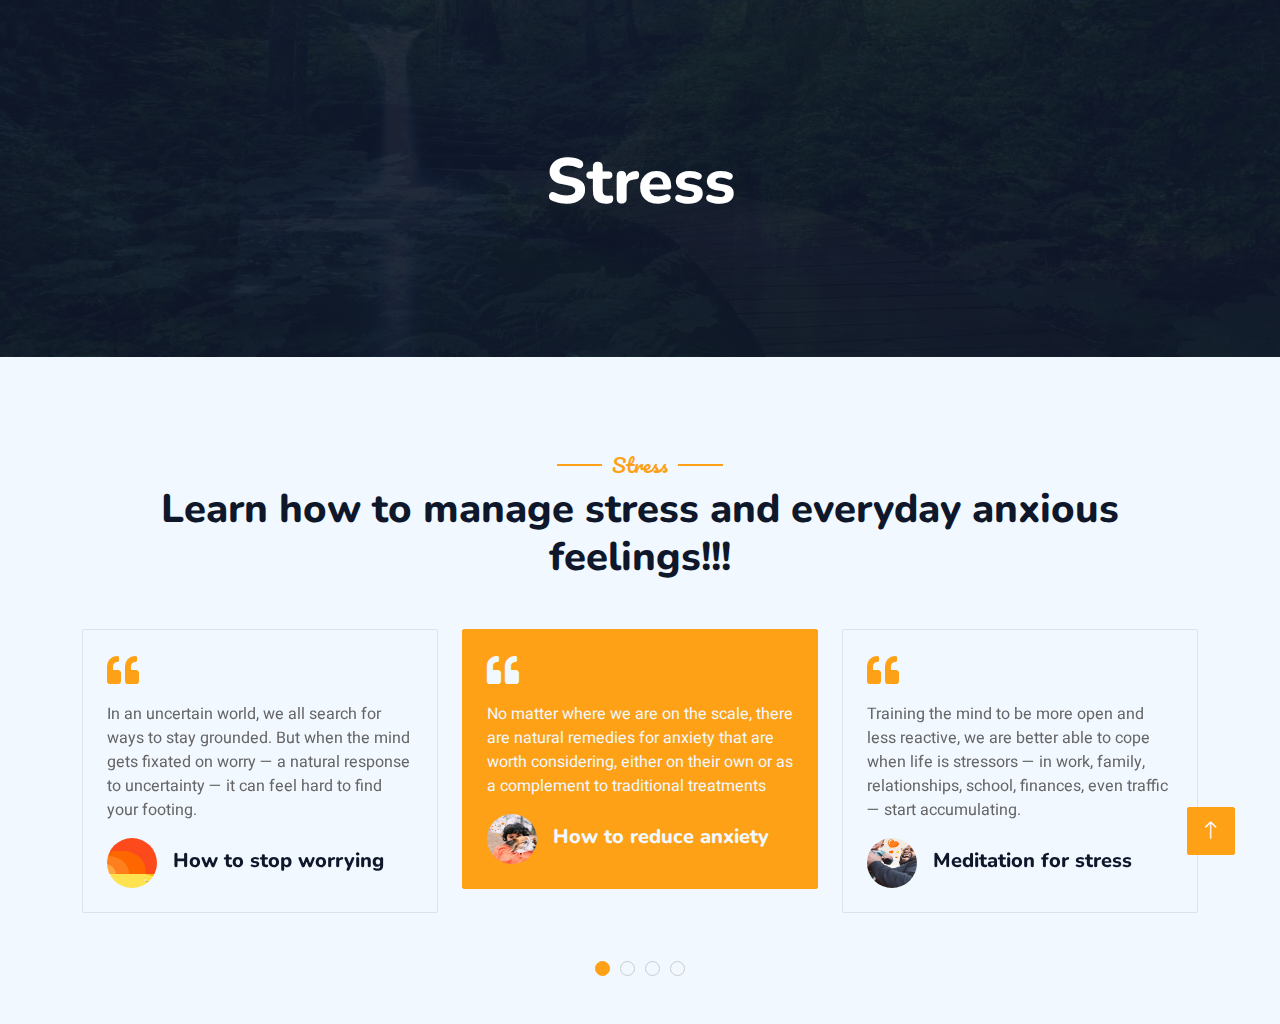
<file: Restoran Free Website Template - Free-CSS.com/bootstrap-restaurant-template/Stress.html>
<!DOCTYPE html>
<html lang="en">

<head>
    <meta charset="utf-8">
    <meta content="width=device-width, initial-scale=1.0" name="viewport">
    <meta content="" name="keywords">
    <meta content="" name="description">
    <!-- Google Web Fonts -->
    <link rel="preconnect" href="https://fonts.googleapis.com">
    <link rel="preconnect" href="https://fonts.gstatic.com" crossorigin>
    <link href="https://fonts.googleapis.com/css2?family=Heebo:wght@400;500;600&family=Nunito:wght@600;700;800&family=Pacifico&display=swap" rel="stylesheet">

    <!-- Icon Font Stylesheet -->
    <link href="https://cdnjs.cloudflare.com/ajax/libs/font-awesome/5.10.0/css/all.min.css" rel="stylesheet">
    <link href="https://cdn.jsdelivr.net/npm/bootstrap-icons@1.4.1/font/bootstrap-icons.css" rel="stylesheet">

    <!-- Libraries Stylesheet -->
    <link href="lib/animate/animate.min.css" rel="stylesheet">
    <link href="lib/owlcarousel/assets/owl.carousel.min.css" rel="stylesheet">
    <link href="lib/tempusdominus/css/tempusdominus-bootstrap-4.min.css" rel="stylesheet" />

    <!-- Customized Bootstrap Stylesheet -->
    <link href="css/bootstrap.min.css" rel="stylesheet">

    <!-- Template Stylesheet -->
    <link href="css/style.css" rel="stylesheet">
</head>

<body>
    <div class="container-xxl bg-white p-0">
        <!-- Spinner Start -->
        <div id="spinner" class="show bg-white position-fixed translate-middle w-100 vh-100 top-50 start-50 d-flex align-items-center justify-content-center">
        </div>
        <!-- Spinner End -->


        <!-- Navbar & Hero Start -->
        <div class="container-xxl position-relative p-0">
            <nav class="navbar navbar-expand-lg navbar-dark bg-dark px-4 px-lg-5 py-3 py-lg-0">
                <a href="" class="navbar-brand p-0">
                </a>
                <button class="navbar-toggler" type="button" data-bs-toggle="collapse" data-bs-target="#navbarCollapse">
                    <span class="fa fa-bars"></span>
                </button>
                <div class="collapse navbar-collapse" id="navbarCollapse">
                    <div class="navbar-nav ms-auto py-0 pe-4">
                    </div>
                </div>
                
         </div>
            
    </div>
            </nav>

            <div class="container-xxl py-5 bg-dark hero-header mb-5">
                <div class="container text-center my-5 pt-5 pb-4">
                    <h1 class="display-3 text-white mb-3 animated slideInDown">Stress</h1>
                    <nav aria-label="breadcrumb">
                    </nav>
                </div>
            </div>
        </div>
        <!-- Navbar & Hero End -->


        <!-- Testimonial Start -->
        <div class="container-xxl py-5 wow fadeInUp" data-wow-delay="0.1s">
            <div class="container">
                <div class="text-center">
                    <h5 class="section-title ff-secondary text-center text-primary fw-normal">Stress</h5>
                    <h1 class="mb-5">Learn how to manage stress and everyday anxious feelings!!!</h1>
                </div>
                <div class="owl-carousel testimonial-carousel">
                    <div class="testimonial-item bg-transparent border rounded p-4">
                        <i class="fa fa-quote-left fa-2x text-primary mb-3"></i>
                        <p>No matter where we are on the scale, there are natural remedies for anxiety that are worth considering, either on their own or as a complement to traditional treatments</p>
                        <div class="d-flex align-items-center">
                            <img class="img-fluid flex-shrink-0 rounded-circle" src="img/anxity.JPG" style="width: 50px; height: 50px;">
                            <div class="ps-3">
                                <h5 class="mb-1">How to reduce anxiety</h5>
                                
                            </div>
                        </div>
                    </div>
                    <div class="testimonial-item bg-transparent border rounded p-4">
                        <i class="fa fa-quote-left fa-2x text-primary mb-3"></i>
                        <p> Training the mind to be more open and less reactive, we are better able to cope when life is stressors — in work, family, relationships, school, finances, even traffic — start accumulating. </p>
                        <div class="d-flex align-items-center">
                            <img class="img-fluid flex-shrink-0 rounded-circle" src="img/meditation.JPG" style="width: 50px; height: 50px;">
                            <div class="ps-3">
                                <h5 class="mb-1">Meditation for stress</h5>
                              
                            </div>
                        </div>
                    </div>
                    <div class="testimonial-item bg-transparent border rounded p-4">
                        <i class="fa fa-quote-left fa-2x text-primary mb-3"></i>
                        <p>We’ve all likely experienced the feeling of anxiety, whether it is butterflies in the stomach, sweaty palms, heart palpitations, tension headaches, an upset stomach, or tightness in the chest — all natural occurrences when adrenaline is pumping.</p>
                        <div class="d-flex align-items-center">
                            <img class="img-fluid flex-shrink-0 rounded-circle" src="img/medianxi.JPG" style="width: 50px; height: 50px;">
                            <div class="ps-3">
                                <h5 class="mb-1">Meditation for anxiety</h5>
                                
                            </div>
                        </div>
                    </div>
                    <div class="testimonial-item bg-transparent border rounded p-4">
                        <i class="fa fa-quote-left fa-2x text-primary mb-3"></i>
                        <p>In an uncertain world, we all search for ways to stay grounded. But when the mind gets fixated on worry — a natural response to uncertainty — it can feel hard to find your footing.</p>
                        <div class="d-flex align-items-center">
                            <img class="img-fluid flex-shrink-0 rounded-circle" src="img/stop worry.JPG" style="width: 50px; height: 50px;">
                            <div class="ps-3">
                                <h5 class="mb-1">How to stop worrying</h5>
                              
                            </div>
                        </div>
                    </div>
                </div>
            </div>
        </div>
        <!-- Testimonial End -->



        <!-- Back to Top -->
        <a href="#" class="btn btn-lg btn-primary btn-lg-square back-to-top"><i class="bi bi-arrow-up"></i></a>
    </div>

    <!-- JavaScript Libraries -->
    <script src="https://code.jquery.com/jquery-3.4.1.min.js"></script>
    <script src="https://cdn.jsdelivr.net/npm/bootstrap@5.0.0/dist/js/bootstrap.bundle.min.js"></script>
    <script src="lib/wow/wow.min.js"></script>
    <script src="lib/easing/easing.min.js"></script>
    <script src="lib/waypoints/waypoints.min.js"></script>
    <script src="lib/counterup/counterup.min.js"></script>
    <script src="lib/owlcarousel/owl.carousel.min.js"></script>
    <script src="lib/tempusdominus/js/moment.min.js"></script>
    <script src="lib/tempusdominus/js/moment-timezone.min.js"></script>
    <script src="lib/tempusdominus/js/tempusdominus-bootstrap-4.min.js"></script>

    <!-- Template Javascript -->
    <script src="js/main.js"></script>
</body>

</html>
</file>
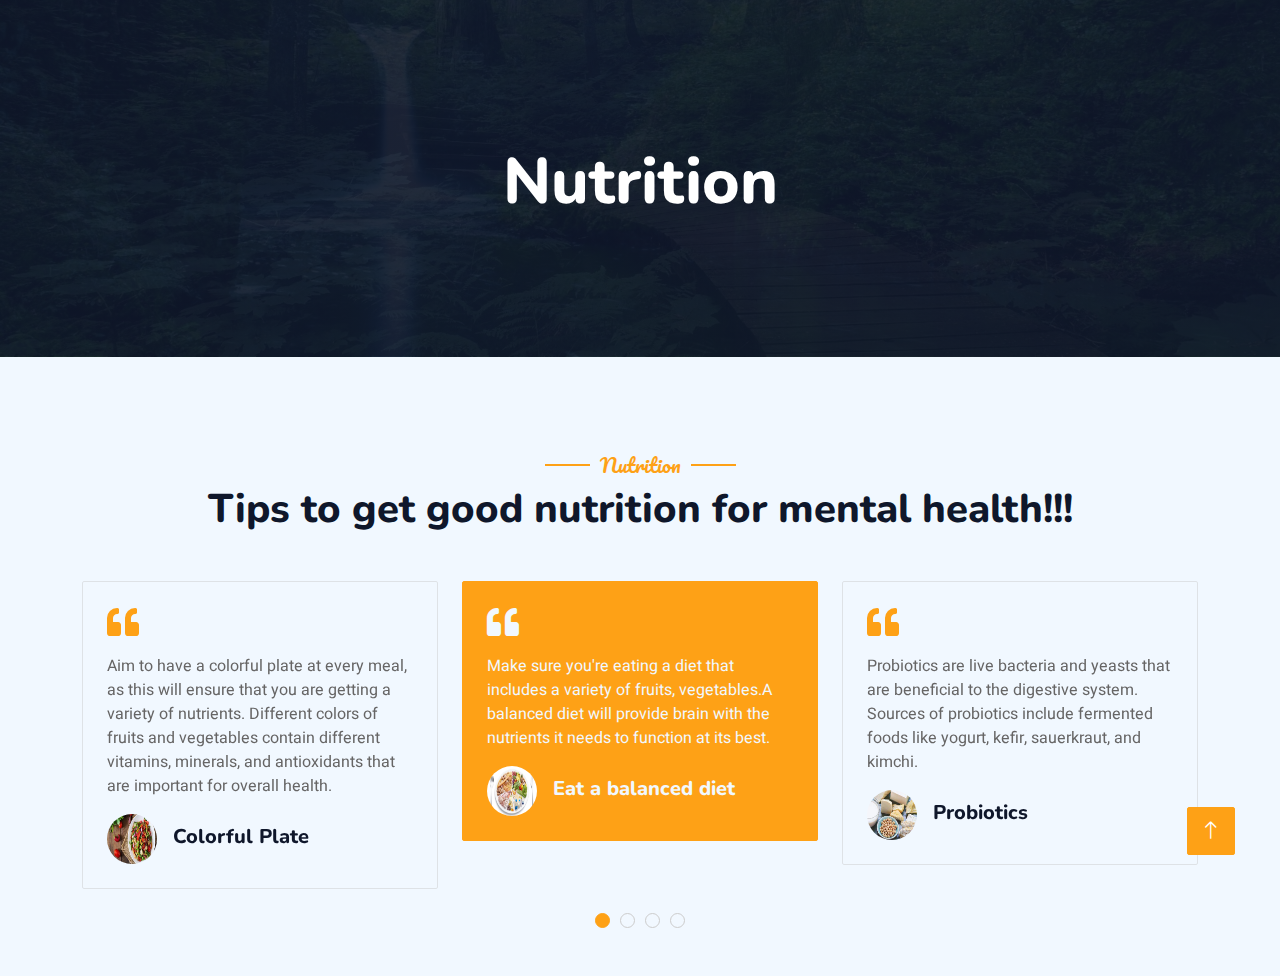
<file: Restoran Free Website Template - Free-CSS.com/bootstrap-restaurant-template/testimonial.html>
<!DOCTYPE html>
<html lang="en">

<head>
    <meta charset="utf-8">
    <meta content="width=device-width, initial-scale=1.0" name="viewport">
    <meta content="" name="keywords">
    <meta content="" name="description">
    <!-- Google Web Fonts -->
    <link rel="preconnect" href="https://fonts.googleapis.com">
    <link rel="preconnect" href="https://fonts.gstatic.com" crossorigin>
    <link href="https://fonts.googleapis.com/css2?family=Heebo:wght@400;500;600&family=Nunito:wght@600;700;800&family=Pacifico&display=swap" rel="stylesheet">

    <!-- Icon Font Stylesheet -->
    <link href="https://cdnjs.cloudflare.com/ajax/libs/font-awesome/5.10.0/css/all.min.css" rel="stylesheet">
    <link href="https://cdn.jsdelivr.net/npm/bootstrap-icons@1.4.1/font/bootstrap-icons.css" rel="stylesheet">

    <!-- Libraries Stylesheet -->
    <link href="lib/animate/animate.min.css" rel="stylesheet">
    <link href="lib/owlcarousel/assets/owl.carousel.min.css" rel="stylesheet">
    <link href="lib/tempusdominus/css/tempusdominus-bootstrap-4.min.css" rel="stylesheet" />

    <!-- Customized Bootstrap Stylesheet -->
    <link href="css/bootstrap.min.css" rel="stylesheet">

    <!-- Template Stylesheet -->
    <link href="css/style.css" rel="stylesheet">
</head>

<body>
    <div class="container-xxl bg-white p-0">
        <!-- Spinner Start -->
        <div id="spinner" class="show bg-white position-fixed translate-middle w-100 vh-100 top-50 start-50 d-flex align-items-center justify-content-center">
        </div>
        <!-- Spinner End -->


        <!-- Navbar & Hero Start -->
        <div class="container-xxl position-relative p-0">
            <nav class="navbar navbar-expand-lg navbar-dark bg-dark px-4 px-lg-5 py-3 py-lg-0">
                <a href="" class="navbar-brand p-0">
                </a>
                <button class="navbar-toggler" type="button" data-bs-toggle="collapse" data-bs-target="#navbarCollapse">
                    <span class="fa fa-bars"></span>
                </button>
                <div class="collapse navbar-collapse" id="navbarCollapse">
                    <div class="navbar-nav ms-auto py-0 pe-4">
                    </div>
                </div>
                
         </div>
            
    </div>
            </nav>

            <div class="container-xxl py-5 bg-dark hero-header mb-5">
                <div class="container text-center my-5 pt-5 pb-4">
                    <h1 class="display-3 text-white mb-3 animated slideInDown">Nutrition</h1>
                    <nav aria-label="breadcrumb">
                    </nav>
                </div>
            </div>
        </div>
        <!-- Navbar & Hero End -->


        <!-- Testimonial Start -->
        <div class="container-xxl py-5 wow fadeInUp" data-wow-delay="0.1s">
            <div class="container">
                <div class="text-center">
                    <h5 class="section-title ff-secondary text-center text-primary fw-normal">Nutrition</h5>
                    <h1 class="mb-5">Tips to get good nutrition for mental health!!!</h1>
                </div>
                <div class="owl-carousel testimonial-carousel">
                    <div class="testimonial-item bg-transparent border rounded p-4">
                        <i class="fa fa-quote-left fa-2x text-primary mb-3"></i>
                        <p>Make sure you're eating a diet that includes a variety of fruits, vegetables.A balanced diet will provide brain with the nutrients it needs to function at its best.</p>
                        <div class="d-flex align-items-center">
                            <img class="img-fluid flex-shrink-0 rounded-circle" src="img/balanced diet.jpg" style="width: 50px; height: 50px;">
                            <div class="ps-3">
                                <h5 class="mb-1">Eat a balanced diet</h5>
                                
                            </div>
                        </div>
                    </div>
                    <div class="testimonial-item bg-transparent border rounded p-4">
                        <i class="fa fa-quote-left fa-2x text-primary mb-3"></i>
                        <p>Probiotics are live bacteria and yeasts that are beneficial to the digestive system. Sources of probiotics include fermented foods like yogurt, kefir, sauerkraut, and kimchi.</p>
                        <div class="d-flex align-items-center">
                            <img class="img-fluid flex-shrink-0 rounded-circle" src="img/probiotics.jpg" style="width: 50px; height: 50px;">
                            <div class="ps-3">
                                <h5 class="mb-1">Probiotics</h5>
                            </div>
                        </div>
                    </div>
                    <div class="testimonial-item bg-transparent border rounded p-4">
                        <i class="fa fa-quote-left fa-2x text-primary mb-3"></i>
                        <p>Drinking enough water is important for maintaining brain function and can help to reduce symptoms of anxiety and depression.</p>
                        <div class="d-flex align-items-center">
                            <img class="img-fluid flex-shrink-0 rounded-circle" src="img/drink.jpg" style="width: 50px; height: 50px;">
                            <div class="ps-3">
                                <h5 class="mb-1">Stay hydrated</h5>
                                
                            </div>
                        </div>
                    </div>
                    <div class="testimonial-item bg-transparent border rounded p-4">
                        <i class="fa fa-quote-left fa-2x text-primary mb-3"></i>
                        <p>Aim to have a colorful plate at every meal, as this will ensure that you are getting a variety of nutrients. Different colors of fruits and vegetables contain different vitamins, minerals, and antioxidants that are important for overall health.</p>
                        <div class="d-flex align-items-center">
                            <img class="img-fluid flex-shrink-0 rounded-circle" src="img/colorfulplate.jpg" style="width: 50px; height: 50px;">
                            <div class="ps-3">
                                <h5 class="mb-1">Colorful Plate</h5>
                                
                            </div>
                        </div>
                    </div>
                </div>
            </div>
        </div>
        <!-- Testimonial End -->



        <!-- Back to Top -->
        <a href="#" class="btn btn-lg btn-primary btn-lg-square back-to-top"><i class="bi bi-arrow-up"></i></a>
    </div>

    <!-- JavaScript Libraries -->
    <script src="https://code.jquery.com/jquery-3.4.1.min.js"></script>
    <script src="https://cdn.jsdelivr.net/npm/bootstrap@5.0.0/dist/js/bootstrap.bundle.min.js"></script>
    <script src="lib/wow/wow.min.js"></script>
    <script src="lib/easing/easing.min.js"></script>
    <script src="lib/waypoints/waypoints.min.js"></script>
    <script src="lib/counterup/counterup.min.js"></script>
    <script src="lib/owlcarousel/owl.carousel.min.js"></script>
    <script src="lib/tempusdominus/js/moment.min.js"></script>
    <script src="lib/tempusdominus/js/moment-timezone.min.js"></script>
    <script src="lib/tempusdominus/js/tempusdominus-bootstrap-4.min.js"></script>

    <!-- Template Javascript -->
    <script src="js/main.js"></script>
</body>

</html>
</file>
<file: Restoran Free Website Template - Free-CSS.com/bootstrap-restaurant-template/css/style.css>
/********** Template CSS **********/
:root {
    --primary: #FEA116;
    --light: #F1F8FF;
    --dark: #0F172B;
}

.ff-secondary {
    font-family: 'Pacifico', cursive;
}

.fw-medium {
    font-weight: 600 !important;
}

.fw-semi-bold {
    font-weight: 700 !important;
}

.back-to-top {
    position: fixed;
    display: none;
    right: 45px;
    bottom: 45px;
    z-index: 99;
}


/*** Spinner ***/
#spinner {
    opacity: 0;
    visibility: hidden;
    transition: opacity .5s ease-out, visibility 0s linear .5s;
    z-index: 99999;
}

#spinner.show {
    transition: opacity .5s ease-out, visibility 0s linear 0s;
    visibility: visible;
    opacity: 1;
}


/*** Button ***/
.btn {
    font-family: 'Nunito', sans-serif;
    font-weight: 500;
    text-transform: uppercase;
    transition: .5s;
}

.btn.btn-primary,
.btn.btn-secondary {
    color: #FFFFFF;
}

.btn-square {
    width: 38px;
    height: 38px;
}

.btn-sm-square {
    width: 32px;
    height: 32px;
}

.btn-lg-square {
    width: 48px;
    height: 48px;
}

.btn-square,
.btn-sm-square,
.btn-lg-square {
    padding: 0;
    display: flex;
    align-items: center;
    justify-content: center;
    font-weight: normal;
    border-radius: 2px;
}


/*** Navbar ***/
.navbar-dark .navbar-nav .nav-link {
    position: relative;
    margin-left: 25px;
    padding: 35px 0;
    font-size: 15px;
    color: var(--light) !important;
    text-transform: uppercase;
    font-weight: 500;
    outline: none;
    transition: .5s;
}

.sticky-top.navbar-dark .navbar-nav .nav-link {
    padding: 20px 0;
}

.navbar-dark .navbar-nav .nav-link:hover,
.navbar-dark .navbar-nav .nav-link.active {
    color: var(--primary) !important;
}

.navbar-dark .navbar-brand img {
    max-height: 60px;
    transition: .5s;
}

.sticky-top.navbar-dark .navbar-brand img {
    max-height: 45px;
}

@media (max-width: 991.98px) {
    .sticky-top.navbar-dark {
        position: relative;
    }

    .navbar-dark .navbar-collapse {
        margin-top: 15px;
        border-top: 1px solid rgba(255, 255, 255, .1)
    }

    .navbar-dark .navbar-nav .nav-link,
    .sticky-top.navbar-dark .navbar-nav .nav-link {
        padding: 10px 0;
        margin-left: 0;
    }

    .navbar-dark .navbar-brand img {
        max-height: 45px;
    }
}

@media (min-width: 992px) {
    .navbar-dark {
        position: absolute;
        width: 100%;
        top: 0;
        left: 0;
        z-index: 999;
        background: transparent !important;
    }
    
    .sticky-top.navbar-dark {
        position: fixed;
        background: var(--dark) !important;
    }
}


/*** Hero Header ***/
.hero-header {
    background: linear-gradient(rgba(15, 23, 43, .9), rgba(15, 23, 43, .9)), url(../img/stressbackground.jpg);
    background-position: center center;
    background-repeat: no-repeat;
    background-size: cover;
}

.hero-header img {
    animation: imgRotate 50s linear infinite;
}

@keyframes imgRotate { 
    100% { 
        transform: rotate(360deg); 
    } 
}

.breadcrumb-item + .breadcrumb-item::before {
    color: rgba(255, 255, 255, .5);
}


/*** Section Title ***/
.section-title {
    position: relative;
    display: inline-block;
}

.section-title::before {
    position: absolute;
    content: "";
    width: 45px;
    height: 2px;
    top: 50%;
    left: -55px;
    margin-top: -1px;
    background: var(--primary);
}

.section-title::after {
    position: absolute;
    content: "";
    width: 45px;
    height: 2px;
    top: 50%;
    right: -55px;
    margin-top: -1px;
    background: var(--primary);
}

.section-title.text-start::before,
.section-title.text-end::after {
    display: none;
}


/*** Service ***/
.service-item {
    box-shadow: 0 0 45px rgba(0, 0, 0, .08);
    transition: .5s;
}

.service-item:hover {
    background: var(--primary);
}

.service-item * {
    transition: .5s;
}

.service-item:hover * {
    color: var(--light) !important;
}


/*** Food Menu ***/
.nav-pills .nav-item .active {
    border-bottom: 2px solid var(--primary);
}


/*** Youtube Video ***/
.video {
    position: relative;
    height: 100%;
    min-height: 500px;
    background: linear-gradient(rgba(15, 23, 43, .1), rgba(15, 23, 43, .1)), url(../img/video.jpg);
    background-position: center center;
    background-repeat: no-repeat;
    background-size: cover;
}

.video .btn-play {
    position: absolute;
    z-index: 3;
    top: 50%;
    left: 50%;
    transform: translateX(-50%) translateY(-50%);
    box-sizing: content-box;
    display: block;
    width: 32px;
    height: 44px;
    border-radius: 50%;
    border: none;
    outline: none;
    padding: 18px 20px 18px 28px;
}

.video .btn-play:before {
    content: "";
    position: absolute;
    z-index: 0;
    left: 50%;
    top: 50%;
    transform: translateX(-50%) translateY(-50%);
    display: block;
    width: 100px;
    height: 100px;
    background: var(--primary);
    border-radius: 50%;
    animation: pulse-border 1500ms ease-out infinite;
}

.video .btn-play:after {
    content: "";
    position: absolute;
    z-index: 1;
    left: 50%;
    top: 50%;
    transform: translateX(-50%) translateY(-50%);
    display: block;
    width: 100px;
    height: 100px;
    background: var(--primary);
    border-radius: 50%;
    transition: all 200ms;
}

.video .btn-play img {
    position: relative;
    z-index: 3;
    max-width: 100%;
    width: auto;
    height: auto;
}

.video .btn-play span {
    display: block;
    position: relative;
    z-index: 3;
    width: 0;
    height: 0;
    border-left: 32px solid var(--dark);
    border-top: 22px solid transparent;
    border-bottom: 22px solid transparent;
}

@keyframes pulse-border {
    0% {
        transform: translateX(-50%) translateY(-50%) translateZ(0) scale(1);
        opacity: 1;
    }

    100% {
        transform: translateX(-50%) translateY(-50%) translateZ(0) scale(1.5);
        opacity: 0;
    }
}

#videoModal {
    z-index: 99999;
}

#videoModal .modal-dialog {
    position: relative;
    max-width: 800px;
    margin: 60px auto 0 auto;
}

#videoModal .modal-body {
    position: relative;
    padding: 0px;
}

#videoModal .close {
    position: absolute;
    width: 30px;
    height: 30px;
    right: 0px;
    top: -30px;
    z-index: 999;
    font-size: 30px;
    font-weight: normal;
    color: #FFFFFF;
    background: #000000;
    opacity: 1;
}


/*** Team ***/
.team-item {
    box-shadow: 0 0 45px rgba(0, 0, 0, .08);
    height: calc(100% - 38px);
    transition: .5s;
}

.team-item img {
    transition: .5s;
}

.team-item:hover img {
    transform: scale(1.1);
}

.team-item:hover {
    height: 100%;
}

.team-item .btn {
    border-radius: 38px 38px 0 0;
}


/*** Testimonial ***/
.testimonial-carousel .owl-item .testimonial-item,
.testimonial-carousel .owl-item.center .testimonial-item * {
    transition: .5s;
}

.testimonial-carousel .owl-item.center .testimonial-item {
    background: var(--primary) !important;
    border-color: var(--primary) !important;
}

.testimonial-carousel .owl-item.center .testimonial-item * {
    color: var(--light) !important;
}

.testimonial-carousel .owl-dots {
    margin-top: 24px;
    display: flex;
    align-items: flex-end;
    justify-content: center;
}

.testimonial-carousel .owl-dot {
    position: relative;
    display: inline-block;
    margin: 0 5px;
    width: 15px;
    height: 15px;
    border: 1px solid #CCCCCC;
    border-radius: 15px;
    transition: .5s;
}

.testimonial-carousel .owl-dot.active {
    background: var(--primary);
    border-color: var(--primary);
}


/*** Footer ***/
.footer .btn.btn-social {
    margin-right: 5px;
    width: 35px;
    height: 35px;
    display: flex;
    align-items: center;
    justify-content: center;
    color: var(--light);
    border: 1px solid #FFFFFF;
    border-radius: 35px;
    transition: .3s;
}

.footer .btn.btn-social:hover {
    color: var(--primary);
}

.footer .btn.btn-link {
    display: block;
    margin-bottom: 5px;
    padding: 0;
    text-align: left;
    color: #FFFFFF;
    font-size: 15px;
    font-weight: normal;
    text-transform: capitalize;
    transition: .3s;
}

.footer .btn.btn-link::before {
    position: relative;
    content: "\f105";
    font-family: "Font Awesome 5 Free";
    font-weight: 900;
    margin-right: 10px;
}

.footer .btn.btn-link:hover {
    letter-spacing: 1px;
    box-shadow: none;
}

.footer .copyright {
    padding: 25px 0;
    font-size: 15px;
    border-top: 1px solid rgba(256, 256, 256, .1);
}

.footer .copyright a {
    color: var(--light);
}

.footer .footer-menu a {
    margin-right: 15px;
    padding-right: 15px;
    border-right: 1px solid rgba(255, 255, 255, .1);
}

.footer .footer-menu a:last-child {
    margin-right: 0;
    padding-right: 0;
    border-right: none;
}
</file>
